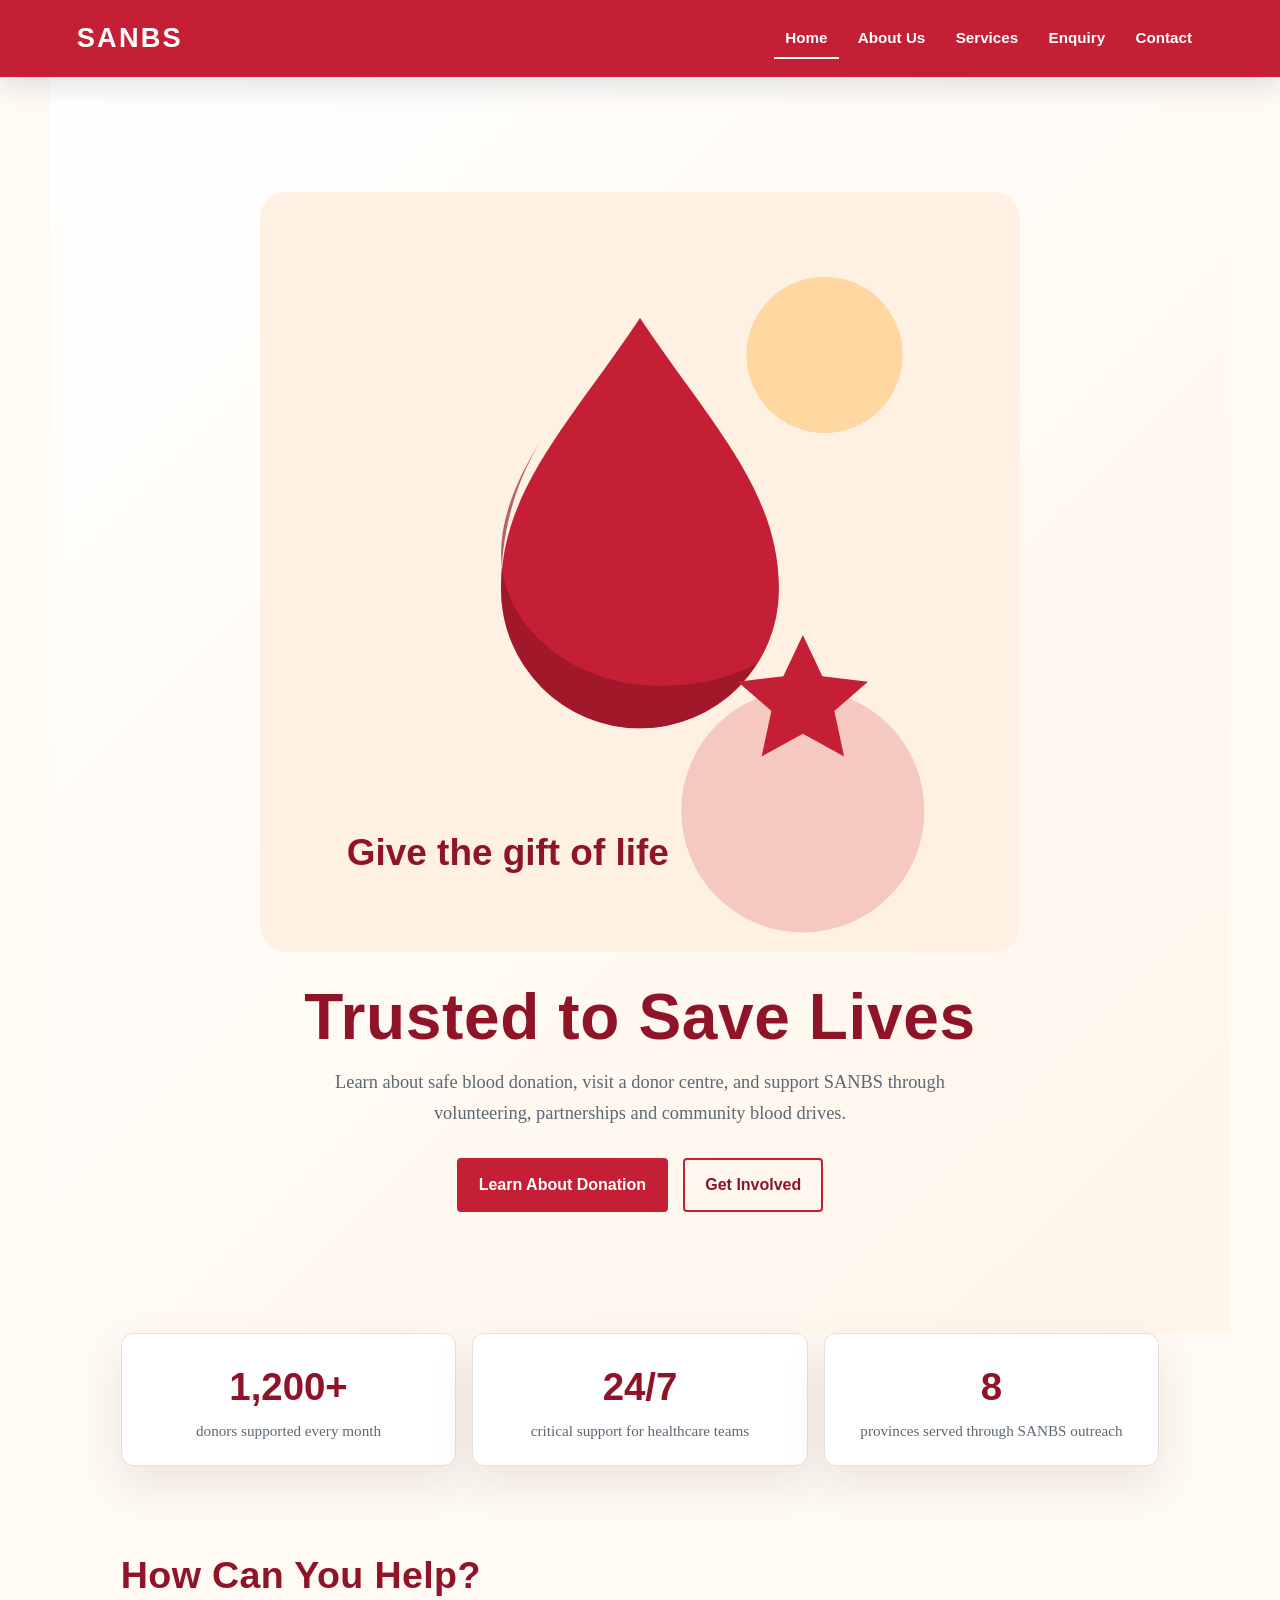
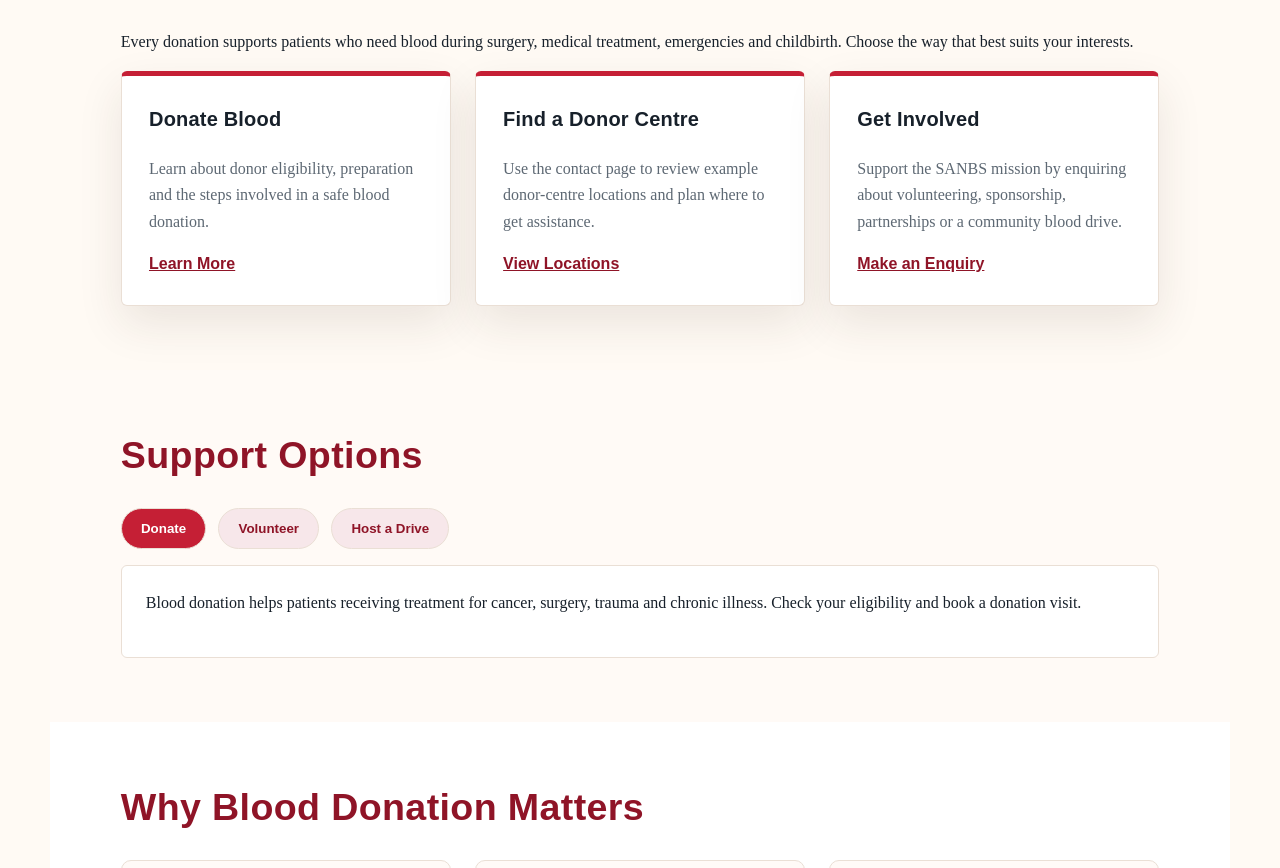
<file: index.html>
<!DOCTYPE html>
<html lang="en">
<head>
<meta charset="UTF-8">
<meta name="viewport" content="width=device-width, initial-scale=1.0">
<meta name="description" content="Learn how to donate blood, find donor centres and support SANBS through volunteering, partnerships and community blood drives in South Africa.">
<meta name="keywords" content="SANBS, blood donation South Africa, donor centre, volunteer blood drive, support blood donation">
<meta name="author" content="Litha Mbawu">
<title>SANBS | Blood Donation, Donor Centres and Community Support</title>
<link rel="stylesheet" href="css/style.css">
<script defer src="js/script.js"></script>
</head>
<body>
<a class="skip-link" href="#main-content">Skip to main content</a>
<header>
<nav aria-label="Main navigation">
<div class="logo">SANBS</div>
<ul>
<li><a href="index.html" aria-current="page">Home</a></li>
<li><a href="about.html">About Us</a></li>
<li><a href="services.html">Services</a></li>
<li><a href="enquiry.html">Enquiry</a></li>
<li><a href="contact.html">Contact</a></li>
</ul>
</nav>
</header>
<main id="main-content">
<section class="hero">
<picture class="hero-image">
<source media="(max-width: 760px)" srcset="images/hero-blood-mobile.svg 700w" sizes="92vw">
<img src="images/hero-blood-wide.svg" srcset="images/hero-blood-mobile.svg 700w, images/hero-blood-wide.svg 1200w" sizes="(max-width: 760px) 92vw, 760px" width="1200" height="520" alt="Illustration of a blood drop, bandage and heart symbol">
</picture>
<h1>Trusted to Save Lives</h1>
<p>Learn about safe blood donation, visit a donor centre, and support SANBS through volunteering, partnerships and community blood drives.</p>
<a class="button" href="services.html">Learn About Donation</a>
<a class="button secondary" href="enquiry.html">Get Involved</a>
</section>
<section class="quick-stats" aria-label="SANBS impact statistics">
<div class="stat-item">
<strong>1,200+</strong>
<span>donors supported every month</span>
</div>
<div class="stat-item">
<strong>24/7</strong>
<span>critical support for healthcare teams</span>
</div>
<div class="stat-item">
<strong>8</strong>
<span>provinces served through SANBS outreach</span>
</div>
</section>
<section aria-labelledby="help-heading">
<h2 id="help-heading">How Can You Help?</h2>
<p>Every donation supports patients who need blood during surgery, medical treatment, emergencies and childbirth. Choose the way that best suits your interests.</p>
<div class="cards">
<article class="card"><h3>Donate Blood</h3><p>Learn about donor eligibility, preparation and the steps involved in a safe blood donation.</p><a href="services.html">Learn More</a></article>
<article class="card"><h3>Find a Donor Centre</h3><p>Use the contact page to review example donor-centre locations and plan where to get assistance.</p><a href="contact.html">View Locations</a></article>
<article class="card"><h3>Get Involved</h3><p>Support the SANBS mission by enquiring about volunteering, sponsorship, partnerships or a community blood drive.</p><a href="enquiry.html">Make an Enquiry</a></article>
</div>
</section>
<section class="info-panel reveal" aria-labelledby="support-heading">
<h2 id="support-heading">Support Options</h2>
<div class="tabs" data-tabs>
<button class="tab is-active" type="button" role="tab" aria-selected="true" aria-controls="panel-donate" id="tab-donate">Donate</button>
<button class="tab" type="button" role="tab" aria-selected="false" aria-controls="panel-volunteer" id="tab-volunteer">Volunteer</button>
<button class="tab" type="button" role="tab" aria-selected="false" aria-controls="panel-drive" id="tab-drive">Host a Drive</button>
</div>
<div class="tab-panels">
<article class="tab-panel is-active" id="panel-donate" role="tabpanel" aria-labelledby="tab-donate">
<p>Blood donation helps patients receiving treatment for cancer, surgery, trauma and chronic illness. Check your eligibility and book a donation visit.</p>
</article>
<article class="tab-panel" id="panel-volunteer" role="tabpanel" aria-labelledby="tab-volunteer" hidden>
<p>Volunteers can support awareness campaigns, donor recruitment, community outreach and events that help SANBS reach more communities.</p>
</article>
<article class="tab-panel" id="panel-drive" role="tabpanel" aria-labelledby="tab-drive" hidden>
<p>Schools, workplaces and community groups can host a blood drive to make blood donation accessible and encourage regular donors.</p>
</article>
</div>
</section>
<section class="benefit-section reveal" aria-labelledby="benefit-heading">
<h2 id="benefit-heading">Why Blood Donation Matters</h2>
<div class="benefit-grid">
<div class="benefit-card">
<h3>It saves lives</h3>
<p>Each donation can help patients in surgery, trauma care, cancer treatment and maternity emergencies.</p>
</div>
<div class="benefit-card">
<h3>It strengthens care</h3>
<p>Healthy blood stock supports hospitals and clinics with reliable, life-saving resources.</p>
</div>
<div class="benefit-card">
<h3>It brings communities together</h3>
<p>Community drives and volunteer support make it easier for more people to give and care.</p>
</div>
</div>
</section>
</main>
<footer>
<p>&copy; 2026 SANBS Website Prototype</p>
<p class="small">Academic prototype — not the official SANBS website.</p>
</footer>
</body>
</html>
</file>
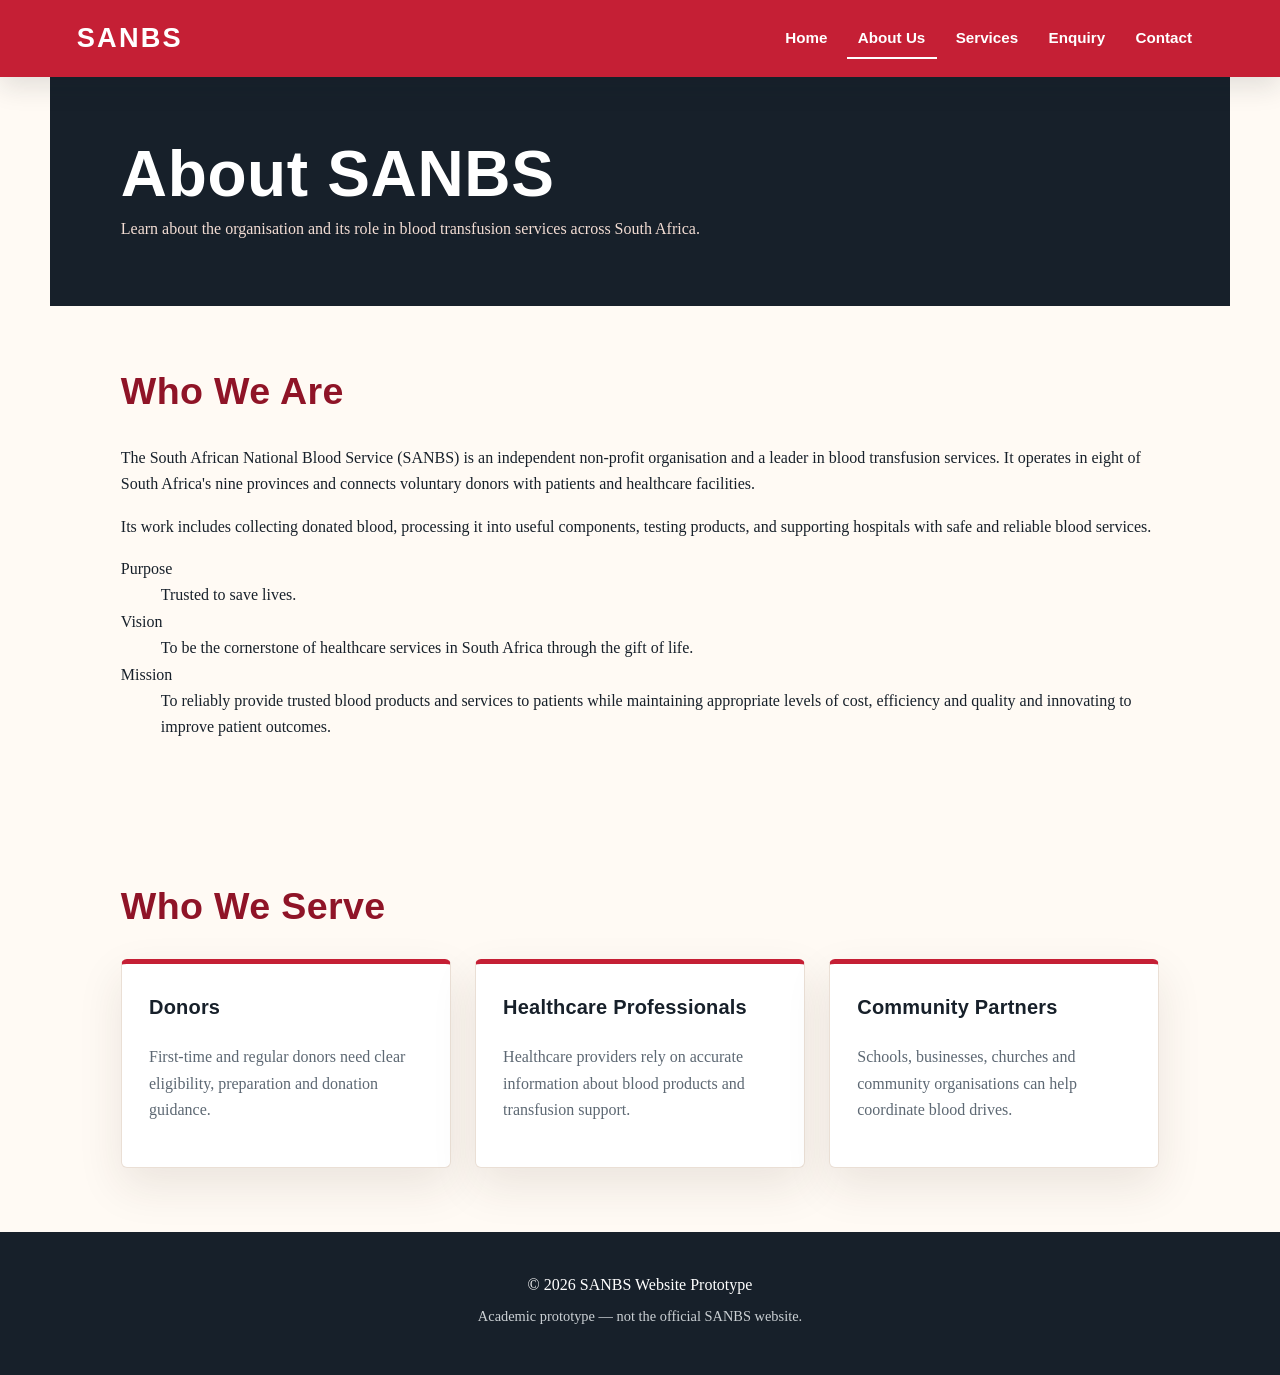
<file: about.html>
<!DOCTYPE html>
<html lang="en">
<head>
<meta charset="UTF-8">
<meta name="viewport" content="width=device-width, initial-scale=1.0">
<meta name="description" content="Discover SANBS, the South African National Blood Service, its mission, blood donation services and commitment to safe transfusions.">
<meta name="keywords" content="SANBS about us, blood service South Africa, blood donation mission, blood transfusion services">
<title>SANBS | About the National Blood Service</title>
<link rel="stylesheet" href="css/style.css">
<script defer src="js/script.js"></script>
</head>
<body>
<a class="skip-link" href="#main-content">Skip to main content</a>
<header>
<nav aria-label="Main navigation">
<div class="logo">SANBS</div>
<ul>
<li><a href="index.html">Home</a></li>
<li><a href="about.html" aria-current="page">About Us</a></li>
<li><a href="services.html">Services</a></li>
<li><a href="enquiry.html">Enquiry</a></li>
<li><a href="contact.html">Contact</a></li>
</ul>
</nav>
</header>
<main id="main-content">
<section class="page-title"><h1>About SANBS</h1><p>Learn about the organisation and its role in blood transfusion services across South Africa.</p></section>
<section aria-labelledby="who-heading"><h2 id="who-heading">Who We Are</h2><p>The South African National Blood Service (SANBS) is an independent non-profit organisation and a leader in blood transfusion services. It operates in eight of South Africa's nine provinces and connects voluntary donors with patients and healthcare facilities.</p><p>Its work includes collecting donated blood, processing it into useful components, testing products, and supporting hospitals with safe and reliable blood services.</p>
<dl class="key-points"><dt>Purpose</dt><dd>Trusted to save lives.</dd><dt>Vision</dt><dd>To be the cornerstone of healthcare services in South Africa through the gift of life.</dd><dt>Mission</dt><dd>To reliably provide trusted blood products and services to patients while maintaining appropriate levels of cost, efficiency and quality and innovating to improve patient outcomes.</dd></dl></section>
<section aria-labelledby="audience-heading"><h2 id="audience-heading">Who We Serve</h2><div class="cards">
<article class="card"><h3>Donors</h3><p>First-time and regular donors need clear eligibility, preparation and donation guidance.</p></article>
<article class="card"><h3>Healthcare Professionals</h3><p>Healthcare providers rely on accurate information about blood products and transfusion support.</p></article>
<article class="card"><h3>Community Partners</h3><p>Schools, businesses, churches and community organisations can help coordinate blood drives.</p></article>
</div></section>
</main>
<footer>
<p>&copy; 2026 SANBS Website Prototype</p>
<p class="small">Academic prototype — not the official SANBS website.</p>
</footer>
</body>
</html>
</file>
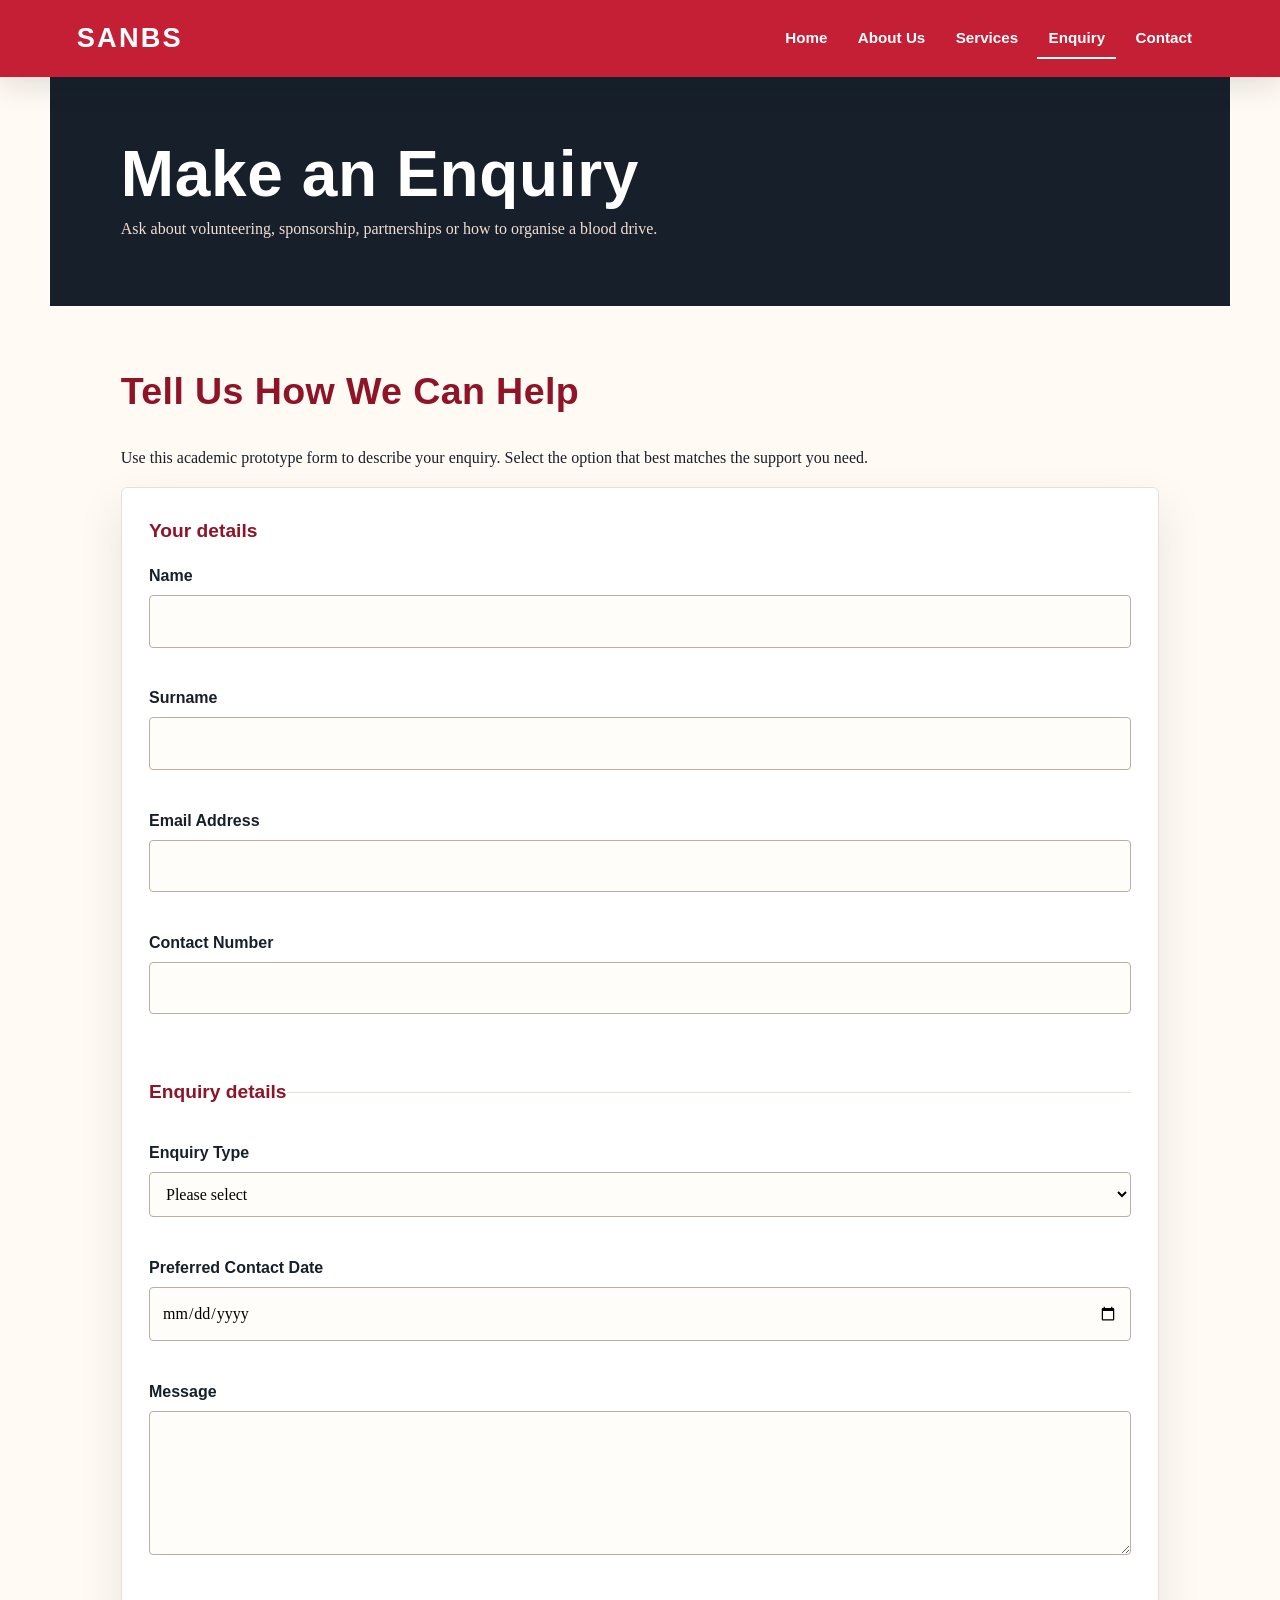
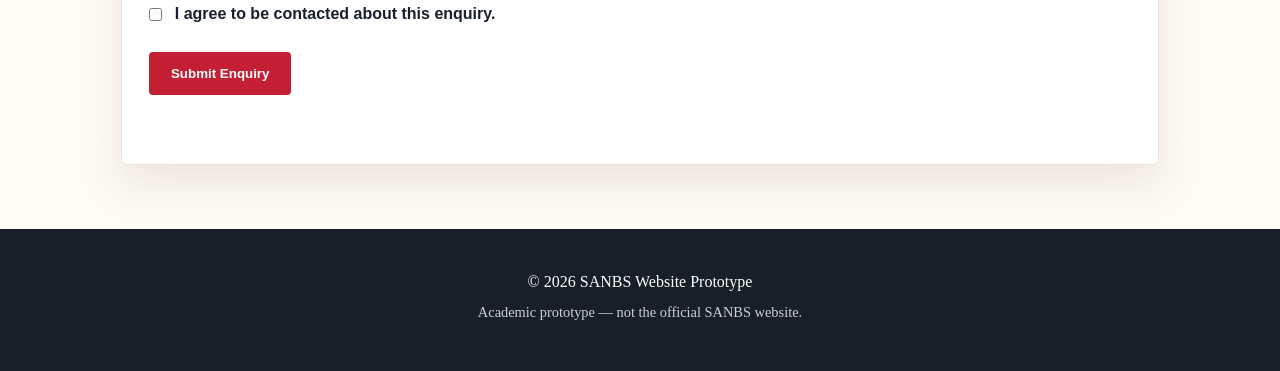
<file: enquiry.html>
<!DOCTYPE html>
<html lang="en">
<head>
<meta charset="UTF-8">
<meta name="viewport" content="width=device-width, initial-scale=1.0">
<meta name="description" content="Submit an enquiry to SANBS about volunteering, sponsorship, partnerships and community blood drives in South Africa.">
<meta name="keywords" content="SANBS enquiry, volunteer blood donation, sponsor SANBS, blood drive enquiry, partnerships">
<title>SANBS | Enquire About Volunteering, Sponsorship and Blood Drives</title>
<link rel="stylesheet" href="css/style.css">
<script defer src="js/script.js"></script>
</head>
<body>
<a class="skip-link" href="#main-content">Skip to main content</a>
<header>
<nav aria-label="Main navigation">
<div class="logo">SANBS</div>
<ul>
<li><a href="index.html">Home</a></li>
<li><a href="about.html">About Us</a></li>
<li><a href="services.html">Services</a></li>
<li><a href="enquiry.html" aria-current="page">Enquiry</a></li>
<li><a href="contact.html">Contact</a></li>
</ul>
</nav>
</header>
<main id="main-content">
<section class="page-title"><h1>Make an Enquiry</h1><p>Ask about volunteering, sponsorship, partnerships or how to organise a blood drive.</p></section>
<section aria-labelledby="enquiry-heading"><h2 id="enquiry-heading">Tell Us How We Can Help</h2><p>Use this academic prototype form to describe your enquiry. Select the option that best matches the support you need.</p><form id="enquiry-form" action="https://jsonplaceholder.typicode.com/posts" method="post" novalidate>
<fieldset>
<legend>Your details</legend>
<div class="field-group"><label for="name">Name</label><input id="name" name="name" type="text" minlength="2" required aria-describedby="name-error"><span class="field-error" id="name-error"></span></div>
<div class="field-group"><label for="surname">Surname</label><input id="surname" name="surname" type="text" minlength="2" required aria-describedby="surname-error"><span class="field-error" id="surname-error"></span></div>
<div class="field-group"><label for="email">Email Address</label><input id="email" name="email" type="email" required aria-describedby="email-error"><span class="field-error" id="email-error"></span></div>
<div class="field-group"><label for="phone">Contact Number</label><input id="phone" name="phone" type="tel" pattern="^[0-9+()\s-]{9,15}$" aria-describedby="phone-error"><span class="field-error" id="phone-error"></span></div>
</fieldset>
<fieldset>
<legend>Enquiry details</legend>
<div class="field-group"><label for="type">Enquiry Type</label><select id="type" name="type" required aria-describedby="type-error"><option value="">Please select</option><option>General Enquiry</option><option>Volunteer</option><option>Sponsorship</option><option>Organise a Blood Drive</option><option>Partnership</option></select><span class="field-error" id="type-error"></span></div>
<div class="field-group"><label for="date">Preferred Contact Date</label><input id="date" name="date" type="date" aria-describedby="date-error"><span class="field-error" id="date-error"></span></div>
<div class="field-group"><label for="message">Message</label><textarea id="message" name="message" minlength="15" required aria-describedby="message-error"></textarea><span class="field-error" id="message-error"></span></div>
<div class="checkbox-row"><input id="consent" name="consent" type="checkbox" required aria-describedby="consent-error"><label for="consent">I agree to be contacted about this enquiry.</label><span class="field-error" id="consent-error"></span></div>
</fieldset>
<button class="button" type="submit">Submit Enquiry</button>
<div id="enquiry-feedback" class="form-feedback" aria-live="polite"></div>
</form></section>
</main>
<footer>
<p>&copy; 2026 SANBS Website Prototype</p>
<p class="small">Academic prototype — not the official SANBS website.</p>
</footer>
</body>
</html>
</file>
<file: css/style.css>
:root {
	--red: #c51f35;
	--red-dark: #8f1427;
	--ink: #17202a;
	--muted: #5d6873;
	--cream: #fffaf4;
	--paper: #ffffff;
	--line: #eadfd5;
	--focus: #ffb84d;
	--shadow: 0 18px 45px rgba(57, 35, 26, 0.1);
	--success: #1d7f4a;
	--error: #b42318;
}

* { box-sizing: border-box; }
html { scroll-behavior: smooth; }
body {
	margin: 0;
	background: var(--cream);
	color: var(--ink);
	font-family: Georgia, 'Times New Roman', serif;
	font-size: 1rem;
	line-height: 1.65;
}

h1, h2, h3, p { margin-top: 0; }
h1, h2, h3, .logo { font-family: 'Trebuchet MS', Arial, sans-serif; letter-spacing: 0.01em; }
h1 { font-size: clamp(2.4rem, 5vw, 4.6rem); line-height: 1.05; margin-bottom: 1rem; }
h2 { color: var(--red-dark); font-size: clamp(1.7rem, 3vw, 2.35rem); line-height: 1.15; }
h3 { font-size: 1.25rem; }
a { color: var(--red-dark); }
a:focus-visible, button:focus-visible, input:focus-visible, select:focus-visible, textarea:focus-visible {
	outline: 3px solid var(--focus);
	outline-offset: 3px;
}
.skip-link { background: var(--ink); color: #fff; left: 1rem; padding: 0.6rem 1rem; position: absolute; top: -4rem; z-index: 2; }
.skip-link:focus { top: 1rem; }

header { background: var(--red); color: #fff; padding: 1rem 6%; position: sticky; top: 0; z-index: 10; box-shadow: 0 10px 25px rgba(23, 32, 42, 0.12); }
nav { align-items: center; display: flex; gap: 2rem; justify-content: space-between; margin: 0 auto; max-width: 1180px; }
.logo { color: #fff; font-size: 1.7rem; font-weight: 700; letter-spacing: 0.08em; }
nav ul { align-items: center; display: flex; flex-wrap: wrap; gap: 0.5rem; list-style: none; margin: 0; padding: 0; }
nav a { border-bottom: 2px solid transparent; color: #fff; display: block; font-family: 'Trebuchet MS', Arial, sans-serif; font-size: 0.95rem; font-weight: 700; padding: 0.45rem 0.7rem; text-decoration: none; }
nav a:hover, nav a[aria-current='page'] { border-bottom-color: #fff; }

main { margin: 0 auto; max-width: 1180px; }
section { padding: 4rem 6%; }
.hero { background: linear-gradient(135deg, #fff 0%, #fff5e9 100%); padding: clamp(4rem, 9vw, 8rem) 10%; text-align: center; }
.hero-image { display: block; margin: 0 auto 2rem; max-width: 760px; }
.quick-stats { display: grid; gap: 1rem; grid-template-columns: repeat(3, minmax(0, 1fr)); margin: 0 6% 0; padding: 0 0 1.5rem; }
.stat-item { background: #fff; border: 1px solid var(--line); border-radius: 12px; box-shadow: var(--shadow); padding: 1.3rem; text-align: center; }
.stat-item strong { color: var(--red-dark); display: block; font-family: 'Trebuchet MS', Arial, sans-serif; font-size: clamp(1.6rem, 3vw, 2.4rem); }
.stat-item span { color: var(--muted); font-size: 0.95rem; }
.card, form { background: var(--paper); border: 1px solid var(--line); border-radius: 6px; box-shadow: var(--shadow); padding: 1.7rem; }
.card { border-top: 5px solid var(--red); transition: transform 180ms ease, box-shadow 180ms ease; }
.card:hover { transform: translateY(-4px); box-shadow: 0 20px 40px rgba(57, 35, 26, 0.14); }
.hero-image img { border-radius: 12px; display: block; height: auto; width: 100%; }
.hero p { color: var(--muted); font-size: 1.15rem; margin: 0 auto 1.5rem; max-width: 680px; }
.hero h1 { color: var(--red-dark); }
.page-title { background: var(--ink); color: #fff; padding: 4rem 6%; }
.page-title h1 { color: #fff; margin-bottom: 0.5rem; }
.page-title p { color: #f3ddd4; margin-bottom: 0; }
.cards { display: grid; gap: 1.5rem; grid-template-columns: repeat(3, 1fr); }
.card, form { background: var(--paper); border: 1px solid var(--line); border-radius: 6px; box-shadow: var(--shadow); padding: 1.7rem; }
.card { border-top: 5px solid var(--red); }
.image-cards .card { overflow: hidden; padding: 0 0 1.7rem; }
.image-cards .card img { aspect-ratio: 1; display: block; height: auto; margin-bottom: 1.35rem; object-fit: cover; width: 100%; }
.image-cards .card h3, .image-cards .card p, .image-cards .card a { margin-left: 1.7rem; margin-right: 1.7rem; }
.card p { color: var(--muted); }
.card address { color: var(--muted); font-style: normal; margin-bottom: 1rem; }
.card a { font-family: 'Trebuchet MS', Arial, sans-serif; font-weight: 700; }
.button { background: var(--red); border: 2px solid var(--red); border-radius: 4px; color: #fff; display: inline-block; font-family: 'Trebuchet MS', Arial, sans-serif; font-weight: 700; margin: 0.35rem; padding: 0.75rem 1.25rem; text-decoration: none; transition: background 160ms ease, transform 160ms ease; }
.button:hover { background: var(--red-dark); border-color: var(--red-dark); transform: translateY(-2px); }
.button:active { transform: translateY(0); }
.secondary { background: transparent; color: var(--red-dark); }
.secondary:hover { color: #fff; }
.contact-action-bar { background: var(--ink); display: flex; flex-wrap: wrap; gap: 1rem; justify-content: center; margin: 0 auto; max-width: 1180px; padding: 1rem 1.5rem 0; }
.contact-action-bar a { background: #fff; border-radius: 999px; color: var(--red-dark); font-family: 'Trebuchet MS', Arial, sans-serif; font-weight: 700; padding: 0.8rem 1.2rem; text-decoration: none; }
.benefit-section { background: #fff; }
.benefit-grid { display: grid; gap: 1.5rem; grid-template-columns: repeat(3, minmax(0, 1fr)); }
.benefit-card { background: #fffaf7; border: 1px solid var(--line); border-radius: 10px; padding: 1.5rem; }
.checklist-box { background: #fffaf5; border: 1px solid var(--line); border-radius: 10px; margin-top: 1.5rem; padding: 1.5rem; }
.checklist { list-style: none; padding-left: 0; }
.checklist li { margin-bottom: 0.75rem; padding-left: 1.7rem; position: relative; }
.checklist li::before { content: '✓'; color: var(--success); font-weight: 700; left: 0; position: absolute; }
.reveal { opacity: 0; transform: translateY(18px); transition: opacity 0.5s ease, transform 0.5s ease; }
.reveal.is-visible { opacity: 1; transform: translateY(0); }
ol { display: grid; gap: 0.8rem; padding-left: 1.5rem; }
li::marker { color: var(--red); font-weight: 700; }
label { display: block; font-family: 'Trebuchet MS', Arial, sans-serif; font-weight: 700; margin-top: 1rem; }
input, select, textarea { background: #fffdfa; border: 1px solid #bcaea4; border-radius: 4px; font: inherit; margin-top: 0.35rem; padding: 0.75rem; width: 100%; }
textarea { min-height: 9rem; resize: vertical; }
fieldset { border: 0; margin: 0; padding: 0; }
fieldset + fieldset { border-top: 1px solid var(--line); margin-top: 1.5rem; padding-top: 1rem; }
legend { color: var(--red-dark); font-family: 'Trebuchet MS', Arial, sans-serif; font-size: 1.2rem; font-weight: 700; padding: 0; }
form .button { cursor: pointer; margin: 1.5rem 0 0; }
.field-group { margin-bottom: 1rem; }
.field-error { color: var(--error); display: block; font-size: 0.85rem; min-height: 1.2em; margin-top: 0.35rem; }
.form-feedback { border-radius: 6px; font-family: 'Trebuchet MS', Arial, sans-serif; margin-top: 1rem; padding: 0.8rem 1rem; }
.form-feedback.success { background: #eaf7ef; border: 1px solid #9ad1b0; color: var(--success); }
.form-feedback.error { background: #fdecec; border: 1px solid #f3b5b3; color: var(--error); }
.checkbox-row { align-items: center; display: flex; gap: 0.8rem; margin-top: 1rem; }
.checkbox-row input { margin: 0; width: auto; }
.checkbox-row label { margin-top: 0; }
.search-label { margin-bottom: 0.5rem; }
#serviceSearch { max-width: 440px; }
.service-card[hidden], .accordion-content[hidden], .tab-panel[hidden] { display: none!important; }
.empty-state { color: var(--muted); font-style: italic; margin-top: 1rem; }
.tabs { display: flex; flex-wrap: wrap; gap: 0.75rem; margin: 1rem 0; }
.tab { background: #f7e7ea; border: 1px solid var(--line); border-radius: 999px; color: var(--red-dark); cursor: pointer; font-family: 'Trebuchet MS', Arial, sans-serif; font-weight: 700; margin: 0; padding: 0.75rem 1.2rem; }
.tab.is-active { background: var(--red); color: #fff; }
.tab-panel { background: #fff; border: 1px solid var(--line); border-radius: 6px; padding: 1.5rem; }
.accordion { display: grid; gap: 1rem; }
.accordion-item { border: 1px solid var(--line); border-radius: 8px; overflow: hidden; }
.accordion-trigger { background: #fff; border: 0; color: var(--ink); cursor: pointer; font: inherit; font-family: 'Trebuchet MS', Arial, sans-serif; font-weight: 700; padding: 1rem 1.25rem; text-align: left; width: 100%; }
.accordion-content { background: #fff; padding: 0 1.25rem 1.25rem; }
.gallery-grid { display: grid; gap: 1rem; grid-template-columns: repeat(4, minmax(0, 1fr)); }
.gallery-item { background: transparent; border: 0; cursor: pointer; padding: 0; text-align: left; }
.gallery-item img { border-radius: 10px; display: block; height: 220px; object-fit: cover; width: 100%; }
.lightbox { background: rgba(17, 20, 28, 0.82); inset: 0; position: fixed; z-index: 20; }
.lightbox-content { align-items: center; display: flex; flex-direction: column; justify-content: center; margin: 0 auto; max-width: 720px; padding: 2rem 1rem; position: relative; top: 50%; transform: translateY(-50%); }
.lightbox-content img { border-radius: 12px; max-height: 70vh; max-width: min(90vw, 680px); width: auto; }
.lightbox-caption { color: #fff; font-family: 'Trebuchet MS', Arial, sans-serif; margin-top: 1rem; }
.lightbox-close { background: #fff; border: 0; border-radius: 999px; cursor: pointer; font-family: 'Trebuchet MS', Arial, sans-serif; font-weight: 700; margin-bottom: 1rem; padding: 0.7rem 1rem; }
.map { height: 360px; width: 100%; }
.info-panel { background: #fffaf6; }
.back-to-top { background: var(--red); border: none; border-radius: 999px; bottom: 1.5rem; box-shadow: var(--shadow); color: #fff; cursor: pointer; font-family: 'Trebuchet MS', Arial, sans-serif; font-weight: 700; opacity: 0; padding: 0.8rem 1rem; position: fixed; right: 1.5rem; transform: translateY(12px); transition: opacity 180ms ease, transform 180ms ease; visibility: hidden; z-index: 20; }
.back-to-top.visible { opacity: 1; transform: translateY(0); visibility: visible; }

footer { background: var(--ink); color: #fff; padding: 2.5rem 6%; text-align: center; }
footer p { margin-bottom: 0.4rem; }
.small { color: #cbd0d4; font-size: 0.9rem; }

@media (max-width: 760px) {
	.quick-stats { grid-template-columns: 1fr; margin: 0 5% 0; }

	header { padding: 1rem 5%; }
	nav { align-items: flex-start; flex-direction: column; gap: 0.7rem; }
	nav ul { gap: 0.2rem; }
	nav a { padding: 0.35rem 0.5rem; }
	section { padding: 3rem 5%; }
	.hero { padding: 4.5rem 7%; }
	.cards { grid-template-columns: 1fr; }
	.gallery-grid { grid-template-columns: repeat(2, minmax(0, 1fr)); }
	.page-title { padding: 3rem 5%; }
}

@media (min-width: 761px) and (max-width: 1024px) {
	section { padding-left: 5%; padding-right: 5%; }
	.hero { padding-left: 7%; padding-right: 7%; }
	.cards { grid-template-columns: repeat(2, 1fr); }
	.gallery-grid { grid-template-columns: repeat(2, minmax(0, 1fr)); }
}

@media (prefers-reduced-motion: reduce) {
	html { scroll-behavior: auto; }
	.button { transition: none; }
}
</file>
